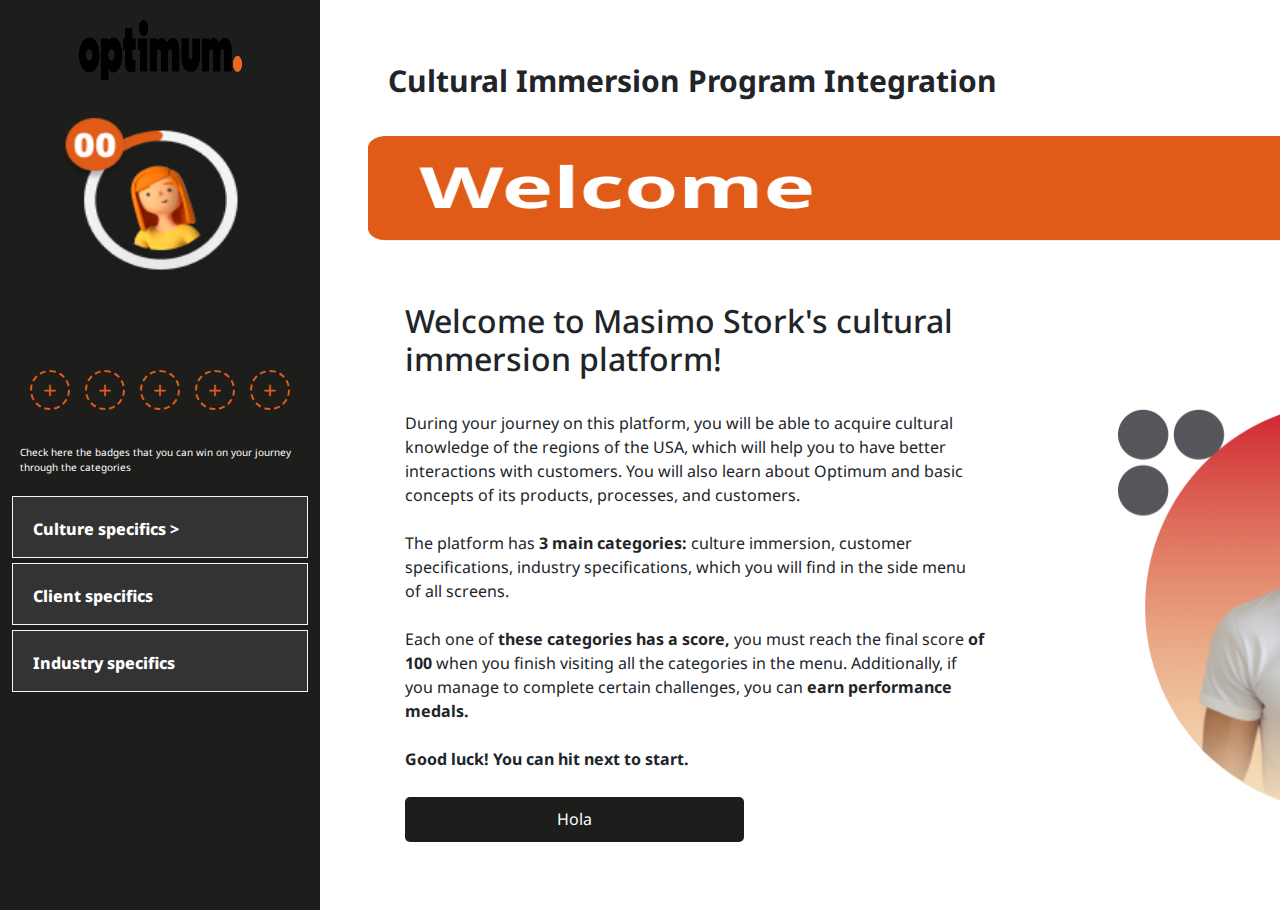
<file: index.html>
<!DOCTYPE html>
<html lang="en">
<head>
    <meta charset="UTF-8">
    <meta name="viewport" content="width=device-width, initial-scale=1.0">
    <title>Home</title>
    <link href="https://cdn.jsdelivr.net/npm/bootstrap@5.3.0-alpha3/dist/css/bootstrap.min.css" rel="stylesheet">
    <link rel="preconnect" href="https://fonts.googleapis.com">
    <link rel="preconnect" href="https://fonts.gstatic.com" crossorigin>
    <link href="https://fonts.googleapis.com/css2?family=Noto+Sans:ital,wght@0,100..900;1,100..900&display=swap" rel="stylesheet">
    <link rel="stylesheet" href="assets/css/main.css">
    
</head>
<body>
    <div class="sidebar">
        <a href="index.html"><img class="logo" src="assets/img/logo.png" alt="Logo"></a>
        <img class="avatar" src="assets/img/Avatar.png" alt="avatar">
        <div class="circle-container">
            <div class="circle" data-image="assets/img/Group17520.png" data-text="Finish 5 activities without any error to earn this award."></div>
            <div class="circle" data-image="assets/img/Group17528.png" data-text="Finish 10 activities without any error to earn this award."></div>
            <div class="circle" data-image="assets/img/Group17529.png" data-text="Complete all 3 categories and win this award."></div>
            <div class="circle" data-image="assets/img/Group17530.png" data-text="Complete all 3 caregories in less than 80 minutes."></div>
            <div class="circle" data-image="assets/img/Group17531.png" data-text="Find the secret cup by finishing the activities without any mistake."></div>
        </div>
        <div class="hover-content" id="hoverContent">
         <p id="hoverText">Check here the badges that you can win on your journey through the categories</p>
        </div>
        <div class="menu">
          <div class="menu-item" data-target="culture">Culture specifics <span class="icon-toggle">></span></div>
          <div class="submenu" id="culture">
            <div class="submenu-item" data-url="geografhy.html">Geography</div>
            <div class="submenu-item" data-url="holidays.html">Holidays</div>
            <div class="submenu-item" data-url="sports.html">Sports</div>
            <div class="submenu-item" data-url="cuisine.html">Cuisine</div>
            <div class="submenu-item" data-url="language.html">Language</div>
            <div class="submenu-item" data-url="currency.html">Currency</div>
          </div>
          <div class="menu-item" data-target="client">Client specifics</div>
          <div class="submenu" id="client">
            <div class="submenu-item" data-url="kpi.html">KPI</div>
            <div class="submenu-item" data-url="glossary.html">Glossary</div>
            <div class="submenu-item" data-url="thecnicalKnowledge.html">Thecnical Knowledge</div>
            <div class="submenu-item" data-url="masimoCustomers.html">Masimo Customers</div>
            <div class="submenu-item" data-url="knowledgeChech.html">Knowledge Chech</div>
            <div class="submenu-item" data-url="fasterProgram">Faster Program...</div>
            <div class="submenu-item" data-url="anticipedTopics.html">Anticipated Topics</div>
          </div>
          <div class="menu-item" data-target="industry">Industry specifics</div>
          <div class="submenu" id="industry">
            <div class="submenu-item" data-url="systems.html">Systems</div>
            <div class="submenu-item" data-url="retentionGlossary.html">Retention Glossary</div>
            <div class="submenu-item" data-url="stepsRetention.html">Steps Of Retention</div>
          </div>
        </div>
      </div>
          <!-- Main content -->
          <div class="content" id="content">
          <main class="col-md-10 p-5">
            <section class="section">
            <h1>Cultural Immersion Program Integration</h1>
            <div class="welcome-card">
              <img class="logo2" src="assets/img/Group17697.png" alt="masimoLogo">
              <img class="logo3" src="assets/img/Vector.png" alt="vector">
            </div>
          </section>

            <div class="banner">
              <img src="./assets/img/Banner welcome.png" >
            </div>
             

            
            <div class="contenido">          
              <div class="contenido-welcome">
                <h2>
                  Welcome to Masimo Stork's cultural immersion platform! 
                </h2><br>  
              <p>
                During your journey on this platform, you will be able to acquire cultural knowledge of the regions of the USA, 
                which will help you to have better interactions with customers. You will also learn about Optimum and basic concepts of its products, processes, and customers.<br><br>
                The platform has <b>3 main categories:</b> culture immersion, customer specifications, industry specifications, which you will find in the side menu of all screens. <br><br>
                Each one of <b>these categories has a score,</b> you must reach the final score <b>of 100</b> when you finish visiting all the categories in the menu. 
                Additionally, if you manage to complete certain challenges, you can <b>earn performance medals.<br><br>
                Good luck! You can hit next to start.
                </b></p> 

               <a href="geografhy.html"><button class="btn-hola mt-3">Hola</button></a> 
            </div>
            
            <div class="contenido-imagen">
              <img src="assets/img/Group17694.png" alt="">
            </div>
            </div>

          </main>
      <script src="https://cdn.jsdelivr.net/npm/bootstrap@5.3.0-alpha3/dist/js/bootstrap.bundle.min.js"></script>
      <script src="assets/js/script.js"></script>
</body>
</html>
</file>
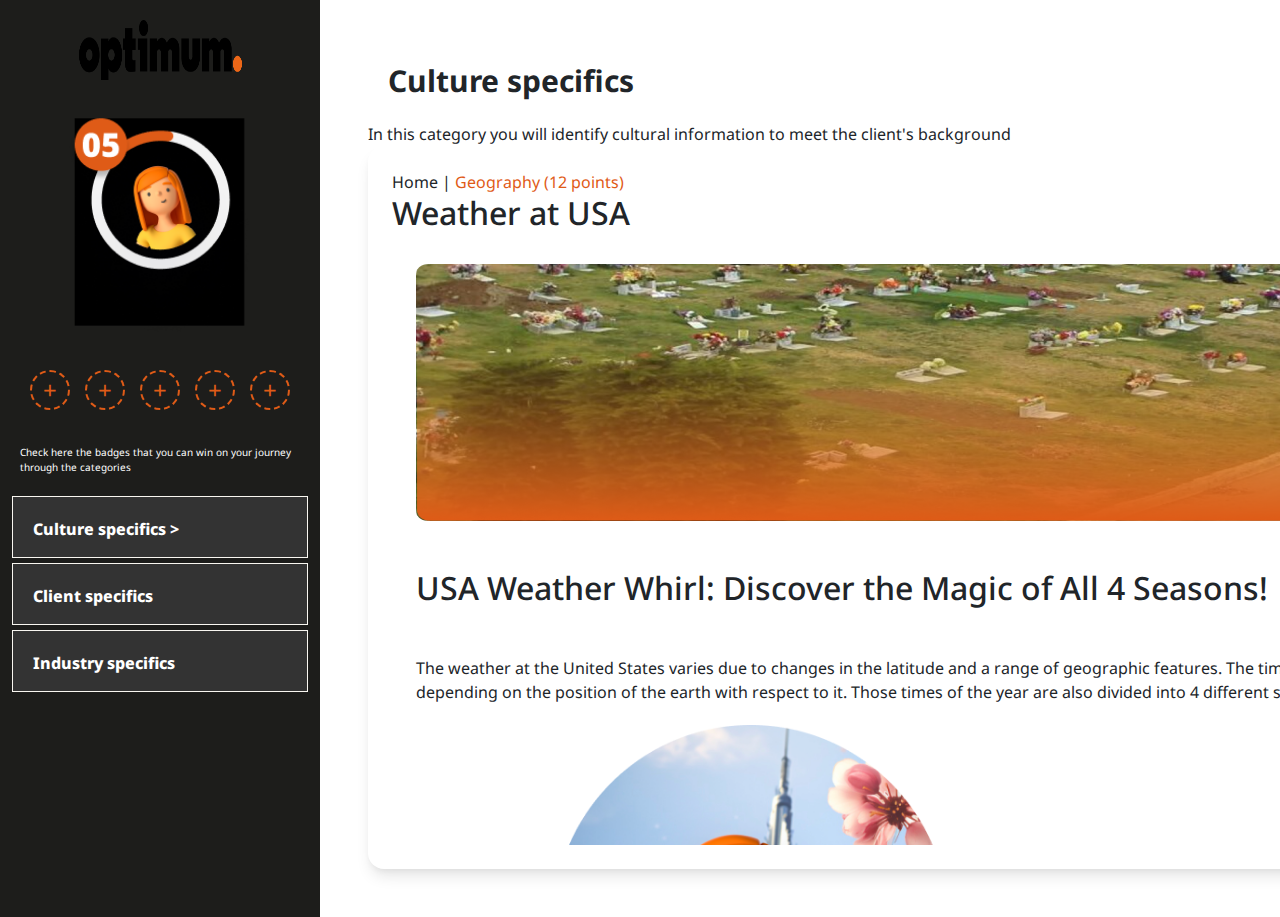
<file: geografhy.html>
<!DOCTYPE html>
<html lang="en">
<head>
    <meta charset="UTF-8">
    <meta name="viewport" content="width=device-width, initial-scale=1.0">
    <title>Geography</title>
    <link href="https://cdn.jsdelivr.net/npm/bootstrap@5.3.0-alpha3/dist/css/bootstrap.min.css" rel="stylesheet">
    <link rel="preconnect" href="https://fonts.googleapis.com">
    <link rel="preconnect" href="https://fonts.gstatic.com" crossorigin>
    <link href="https://fonts.googleapis.com/css2?family=Noto+Sans:ital,wght@0,100..900;1,100..900&display=swap" rel="stylesheet">
    <link rel="stylesheet" href="assets/css/main.css">
    <link rel="stylesheet" href="assets/css/geografhy.css">

    
</head>
<body>
    <div class="sidebar">
        <a href="index.html"><img class="logo" src="assets/img/logo.png" alt="Logo"></a>
        <img class="avatar" src="assets/img/Avatar2.png" alt="avatar">
        <div class="circle-container">
            <div class="circle" data-image="assets/img/Group17520.png" data-text="Finish 5 activities without any error to earn this award."></div>
            <div class="circle" data-image="assets/img/Group17528.png" data-text="Finish 10 activities without any error to earn this award."></div>
            <div class="circle" data-image="assets/img/Group17529.png" data-text="Complete all 3 categories and win this award."></div>
            <div class="circle" data-image="assets/img/Group17530.png" data-text="Complete all 3 caregories in less than 80 minutes."></div>
            <div class="circle" data-image="assets/img/Group17531.png" data-text="Find the secret cup by finishing the activities without any mistake."></div>
        </div>
        <div class="hover-content" id="hoverContent">
         <p id="hoverText">Check here the badges that you can win on your journey through the categories</p>
        </div>
        <div class="menu">
          <div class="menu-item" data-target="culture">Culture specifics <span class="icon-toggle">></span></div>
          <div class="submenu" id="culture">
            <div class="submenu-item" data-url="geografhy.html">Geography</div>
            <div class="submenu-item" data-url="holidays.html">Holidays</div>
            <div class="submenu-item" data-url="sports.html">Sports</div>
            <div class="submenu-item" data-url="cuisine.html">Cuisine</div>
            <div class="submenu-item" data-url="language.html">Language</div>
            <div class="submenu-item" data-url="currency.html">Currency</div>
          </div>
          <div class="menu-item" data-target="client">Client specifics</div>
          <div class="submenu" id="client">
            <div class="submenu-item" data-url="kpi.html">KPI</div>
            <div class="submenu-item" data-url="glossary.html">Glossary</div>
            <div class="submenu-item" data-url="thecnicalKnowledge.html">Thecnical Knowledge</div>
            <div class="submenu-item" data-url="masimoCustomers.html">Masimo Customers</div>
            <div class="submenu-item" data-url="knowledgeChech.html">Knowledge Chech</div>
            <div class="submenu-item" data-url="fasterProgram">Faster Program...</div>
            <div class="submenu-item" data-url="anticipedTopics.html">Anticipated Topics</div>
          </div>
          <div class="menu-item" data-target="industry">Industry specifics</div>
          <div class="submenu" id="industry">
            <div class="submenu-item" data-url="systems.html">Systems</div>
            <div class="submenu-item" data-url="retentionGlossary.html">Retention Glossary</div>
            <div class="submenu-item" data-url="stepsRetention.html">Steps Of Retention</div>
          </div>
        </div>
      </div>
          <!-- Main content -->
          <div class="content" id="content">
          <main class="col-md-15 p-5">
            <section class="section">
            <h1>Culture specifics</h1>
                 
            <div class="welcome-card">
              <img class="logo2" src="assets/img/Group17697.png" alt="masimoLogo">
              <img class="logo3" src="assets/img/Vector.png" alt="vector">
            </div>
          </section>
          <span>In this category you will identify cultural information to meet the client's background</span>
          <div class="main-container">
            <!-- Main Content -->
            <div class="content scrollbar scrollable">
              <span>
                <a href="index.html" style="text-decoration: none; color: inherit;">Home</a> | 
                <span style="color: #DF5B17;">Geography (12 points)</span>
            </span>
                <h2>Weather at USA</h2>
                <div class="bg-orange-100 p-4 rounded-lg mb-4">
                    <img src="./assets/img/bannerGeografhy.png" alt="Weather Overview" class="banner2">
                    <h2 class="mt-5">USA Weather Whirl: Discover the Magic of All 4 Seasons!</h2>
                    <p class="text-gray-700 mt-5">The weather at the United States varies due to changes in the latitude and a range of geographic features. 
                      The time when the sun is most present varies depending on the position of the earth with respect to it. 
                      Those times of the year are also divided into 4 different seasons:</p>
                    

                      <div class="container  " id="seasonsContainer">
                        <div 
                            class=" season active " id="spring" style="background: url('./assets/img/clichere.png') center/cover no-repeat;">
                        </div>
                        <div 
                            class="season" id="spring" style="background: url('./assets/img/spring.png') center/cover no-repeat;">
                        </div>
                        <div 
                            class="season" id="summer" style="background: url('./assets/img/summer.png') center/cover no-repeat;">
                        </div>
                        <div 
                            class="season" id="fall" style="background: url('./assets/img/fall.png') center/cover no-repeat;">
                        </div>
                        <div 
                            class="season" id="winter" style="background: url('./assets/img/winter.png') center/cover no-repeat;">
                        </div>
                      </div>

                      <img src="./assets/img/banner3.png" alt="Weather Overview" class="banner2">
                    <h2 class="mt-5">Time zones</h2>
                    <p class="text-gray-700 mt-5">The weather at the United States varies due to changes in the latitude and a range of geographic features. 
                      The time when the sun is most present varies depending on the position of the earth with respect to it. 
                      Those times of the year are also divided into 4 different seasons:</p>

                      <div class="map-container">
                        <img id="map" class="map" src="assets/img/Pacif.png" alt="Map">
                      </div>
                      <div class="buttons">
                        <button data-zone="pacific" class="active">Pacific</button>
                        <button data-zone="mountain">Mountain</button>
                        <button data-zone="central">Central</button>
                        <button data-zone="eastern">Eastern</button>
                        <button data-zone="alaska">Alaska</button>
                        <button data-zone="hawai">Hawai</button>
                      </div>
                      <div class="info-container">
                        
                        <div class="info-text">
                          <div id="info-title" class="info-title">Pacific Time</div>
                          <div id="info-description" class="info-description">
                            The Pacific Time Zone includes states on the west coast, such as California and Washington.
                          </div>
                        </div>
                        <img id="info-image" class="info-image" src="assets/img/Pacif1.png" alt="Pacific Information">
                      </div>

                      <img src="./assets/img/banner4.png" alt="Weather Overview" class="banner2">
                      <h2 class="mt-5">Daylight Saving</h2>
                      <p class="text-gray-700 mt-5">Daylight Saving time is the period during which the time is adjusted to 
                        gain an extra hour of sunlight (the daylight) in the afternoon for part of the year</p>
                      

                        <a href="holidays.html"><button class="btn-hola mt-3">Next</button></a> 

                </div>
            </div>

            
    
            <!-- Sidebar -->
            <div class="scrollbar scrollable">
                <h2 class="">Overview</h2>
                <ul>
                    <li class="">
                        <span>Weather</span>
                        <span class="">4 points</span>
                    </li>
                    <li class="">
                        <span>Time Zone</span>
                        <span class="">4 points</span>
                    </li>
                    <li class="">
                        <span>Address</span>
                        <span class="">4 points</span>
                    </li>
                </ul>
            </div>
        </div>


             
            
          </main>
      <script src="https://cdn.jsdelivr.net/npm/bootstrap@5.3.0-alpha3/dist/js/bootstrap.bundle.min.js"></script>
      <script src="assets/js/script.js"></script>
      <script src="assets/js/geografhy.js"></script>
</body>
</html>
</file>
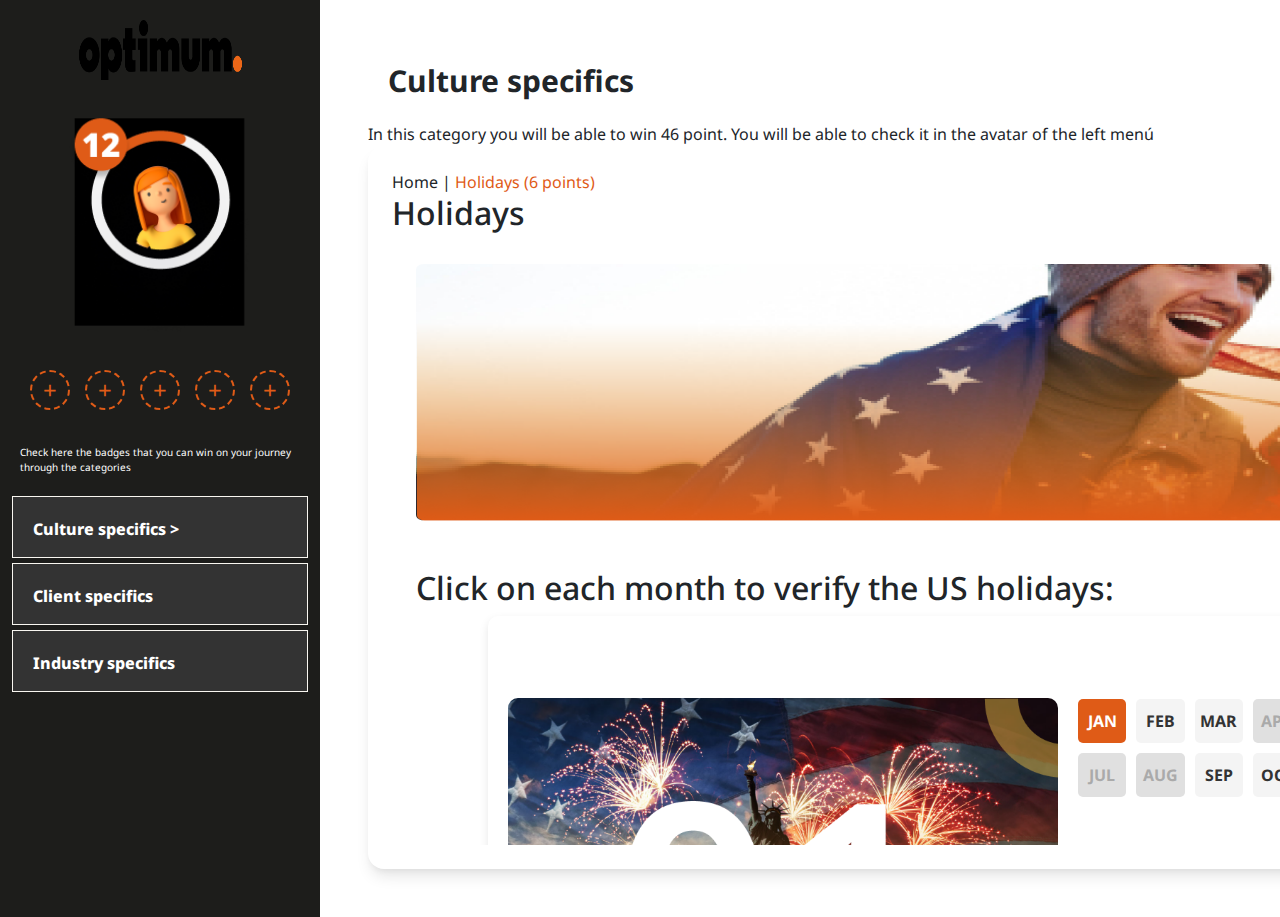
<file: holidays.html>
<!DOCTYPE html>
<html lang="en">
<head>
    <meta charset="UTF-8">
    <meta name="viewport" content="width=device-width, initial-scale=1.0">
    <title>Holidays</title>
    <link href="https://cdn.jsdelivr.net/npm/bootstrap@5.3.0-alpha3/dist/css/bootstrap.min.css" rel="stylesheet">
    <link rel="preconnect" href="https://fonts.googleapis.com">
    <link rel="preconnect" href="https://fonts.gstatic.com" crossorigin>
    <link href="https://fonts.googleapis.com/css2?family=Noto+Sans:ital,wght@0,100..900;1,100..900&display=swap" rel="stylesheet">
    <link rel="stylesheet" href="assets/css/main.css">
    <link rel="stylesheet" href="assets/css/geografhy.css">
    <link rel="stylesheet" href="assets/css/holidays.css">


    
</head>
<body>
    <div class="sidebar">
        <a href="index.html"><img class="logo" src="assets/img/logo.png" alt="Logo"></a>
        <img class="avatar" src="assets/img/Avatar3.png" alt="avatar">
        <div class="circle-container">
            <div class="circle" data-image="assets/img/Group17520.png" data-text="Finish 5 activities without any error to earn this award."></div>
            <div class="circle" data-image="assets/img/Group17528.png" data-text="Finish 10 activities without any error to earn this award."></div>
            <div class="circle" data-image="assets/img/Group17529.png" data-text="Complete all 3 categories and win this award."></div>
            <div class="circle" data-image="assets/img/Group17530.png" data-text="Complete all 3 caregories in less than 80 minutes."></div>
            <div class="circle" data-image="assets/img/Group17531.png" data-text="Find the secret cup by finishing the activities without any mistake."></div>
        </div>
        <div class="hover-content" id="hoverContent">
         <p id="hoverText">Check here the badges that you can win on your journey through the categories</p>
        </div>
        <div class="menu">
          <div class="menu-item" data-target="culture">Culture specifics <span class="icon-toggle">></span></div>
          <div class="submenu" id="culture">
            <div class="submenu-item" data-url="geografhy.html">Geography</div>
            <div class="submenu-item" data-url="holidays.html">Holidays</div>
            <div class="submenu-item" data-url="sports.html">Sports</div>
            <div class="submenu-item" data-url="cuisine.html">Cuisine</div>
            <div class="submenu-item" data-url="language.html">Language</div>
            <div class="submenu-item" data-url="currency.html">Currency</div>
          </div>
          <div class="menu-item" data-target="client">Client specifics</div>
          <div class="submenu" id="client">
            <div class="submenu-item" data-url="kpi.html">KPI</div>
            <div class="submenu-item" data-url="glossary.html">Glossary</div>
            <div class="submenu-item" data-url="thecnicalKnowledge.html">Thecnical Knowledge</div>
            <div class="submenu-item" data-url="masimoCustomers.html">Masimo Customers</div>
            <div class="submenu-item" data-url="knowledgeChech.html">Knowledge Chech</div>
            <div class="submenu-item" data-url="fasterProgram">Faster Program...</div>
            <div class="submenu-item" data-url="anticipedTopics.html">Anticipated Topics</div>
          </div>
          <div class="menu-item" data-target="industry">Industry specifics</div>
          <div class="submenu" id="industry">
            <div class="submenu-item" data-url="systems.html">Systems</div>
            <div class="submenu-item" data-url="retentionGlossary.html">Retention Glossary</div>
            <div class="submenu-item" data-url="stepsRetention.html">Steps Of Retention</div>
          </div>
        </div>
      </div>
          <!-- Main content -->
          <div class="content" id="content">
          <main class="col-md-11 p-5">
            <section class="section">
            <h1>Culture specifics</h1>
                 
            <div class="welcome-card">
              <img class="logo2" src="assets/img/Group17697.png" alt="masimoLogo">
              <img class="logo3" src="assets/img/Vector.png" alt="vector">
            </div>
          </section>
          <span>In this category you will be able to win 46 point. You will be able to check it in the avatar of the left menú</span>
          <div class="main-container">
            <!-- Main Content -->
            <div class="content scrollbar scrollable">
              <span>
                <a href="./index.html" style="text-decoration: none; color: inherit;">Home</a> | 
                <span style="color: #DF5B17;">Holidays (6 points)</span>
            </span>
                <h2>Holidays</h2>
                <div class="bg-orange-100 p-4 rounded-lg mb-4">
                    <img src="./assets/img/bannerHoliday.png" alt="Weather Overview" class="banner2">
                    <h2 class="mt-5">Click on each month to verify the US holidays:</h2>
                    
                    <div class="container">
                        <!-- Imagen -->
                        <div class="image-container">
                          <img id="highlighted-image" src="./assets/img/Ene1.png" alt="Highlighted Event">
                          <img id="tooltip-image" class="tooltip-image" src="./assets/img/NewYear.png" alt="Tooltip Information">
                        </div>
                    
                        <!-- Calendario -->
                        <div class="calendar-container">
                          <!-- Meses -->
                          <div class="months">
                            <div class="active" data-month="January">JAN</div>
                            <div data-month="February">FEB</div>
                            <div data-month="March">MAR</div>
                            <div class="disabled" data-month="April">APR</div>
                            <div class="disabled" data-month="May">MAY</div>
                            <div data-month="June">JUN</div>
                            <div class="disabled" data-month="July">JUL</div>
                            <div class="disabled" data-month="August">AUG</div>
                            <div data-month="September">SEP</div>
                            <div data-month="October">OCT</div>
                            <div data-month="November">NOV</div>
                            <div data-month="December">DEC</div>
                          </div>
                    
                          <!-- Días -->
                          <div class="days" id="days-container">
                            <!-- Los días destacados para enero se mostrarán aquí -->
                          </div>
                        </div>
                      </div>

                        <a href="sports.html"><button class="btn-hola mt-3">Next</button></a> 

                </div>
            </div>

          </main>
      <script src="https://cdn.jsdelivr.net/npm/bootstrap@5.3.0-alpha3/dist/js/bootstrap.bundle.min.js"></script>
      <script src="assets/js/script.js"></script>
      <script src="assets/js/holidays.js"></script>

</body>
</html>
</file>
<file: assets/css/main.css>
*{
    margin: 0;
    padding: 0;
    box-sizing: border-box;
    font-family: "Noto Sans", sans-serif;
}



body {
    display: flex;
    margin: 0;
  }

  .sidebar {
    width: 320px;
    background-color: #1D1D1B;
    color: #ffffff;
    padding: 20px;
    display: flex;
    flex-direction: column;
    align-items: center;
    
   
  }
  .logo {
    width: 163px;
    height: 60px;
    margin-bottom: 20px;
  }

  .avatar {
    width: 250px;
    height: 250px;
    background-color: #1D1D1B;
    margin-bottom: 20px;
    background-position: center;
    
  }

  

  .circle-container {
    display: flex;
    justify-content: center;
    gap: 15px;
    margin-bottom: 20px;
  }

  .circle {
    width: 40px;
    height: 40px;
    border-radius: 50%;
    background-color: #1D1D1B;
    display: flex;
    align-items: center;
    justify-content: center;
    cursor: pointer;
    position: relative;
    overflow: hidden; /* Esto asegura que la imagen no se desborde */
    background-size: 50px;
    background-position: center;/* Centra la imagen en el círculo */
    border: 2px dashed #DF5B17
  }

  .circle::after {
    content: '+';
    position: absolute;
    z-index: 1;
    font-size: 1.5em;
    color: #DF5B17;
    transition: opacity 0 ease; /* Suaviza la transición */
  }
  
  .circle:hover::after {
    opacity: 0; /* Oculta el "+" al pasar el cursor */
  }

  .hover-content {
    text-align:start;
    margin-top: 15px;
    font-size: 10px;
  }

  .hover-content img {
    width: 100px;
    height: 100px;
    border-radius: 50%;
    margin-bottom: 10px;
  }

 

  .menu-item {
    width: 296px;
    height: 62px;
    cursor: pointer;
    padding: 20px;
    background-color: #333333;
    border: 1px solid #F9F7f1;
    margin: 5px 0;
    text-align:left;
    font-weight:800;
  }

  .menu-item:hover {
    background-color:#1D1D1B;
    border: 1px solid #DF5B17;
    color: #DF5B17;
    
  }

  .submenu {
    margin-top: 5px;
    display: none;
    background-color: #222;
    padding: 10px;
  }
  

  .submenu .submenu-item {
    padding: 8px;
    cursor: pointer;
    color: #F9F7f1;
    border-bottom: 1px solid #444;
  }

  .submenu .submenu-item:last-child {
    border-bottom: none;
  }

  .submenu .submenu-item:hover {
    background-color: #DF5B17;
    color: #F9F7f1;
  }

  .section {
    display: flex;
    justify-content: space-between;
    align-items: center;
    padding: 10px 20px;
    top: 0;
    
    
  }

  .section h1 {
     padding: 5px 0;
      font-size: 30px;
      font-weight: bold;
  }

  .welcome-card {
    display: flex;
    gap: 20px;
    align-items: center ; 
    
  }

  .logo2 {
    width: 88px;
    height: 35px;
    
  }

  .logo3 {
    width: 33px;
    height: 35px;
  }

 .banner img {
    width: 1500px;
    height: 160px;
 }
  
  .contenido {
    display: flex;
    align-items: center;
    justify-content: space-between;
    padding: 20px;
    max-width: 1200px;
    margin: 0 auto;
  }

  .contenido-welcome  {
    flex: 1;
    max-width: 50%;
  }

  .contenido-welcome h1 {
    font-size: 2rem;
    margin-bottom: 20px;
  }

  .contenido-welcome p {
    font-size: 1rem;
    line-height: 1.5;
    margin-bottom: 10px;
  }

  .contenido-imagen{
    display: flex;
    width: 447px;
    height: 482px;
   

  }

  


  .btn-hola {
    width: 339px;
    height: 45px;
    background-color: #1D1D1B;
    color: white;
    font-size: 1rem;
    border: none;
    border-radius: 5px;
  }

  .btn-hola:hover {
    background-color: #DF5B17;
    color: #1D1D1B;
  }

  /* Media Queries para dispositivos más pequeños */

/* Pantallas menores a 1200px (tablets grandes y laptops pequeñas) */
@media (max-width: 1200px) {
  .contenido {
    flex-direction: column;
    align-items: center;
    justify-content: center;
    padding: 20px;
  }

  .contenido-welcome {
    max-width: 100%;
    text-align: center;
  }

  .contenido-imagen {
    width: 300px;
    height: auto;
  }

  .btn-hola {
    width: 100%;
  }

  .banner img {
    width: 100%;
    height: auto;
  }
}

/* Pantallas menores a 768px (tablets y teléfonos grandes) */
@media (max-width: 768px) {
  .sidebar {
    width: 250px;
    padding: 10px;
  }

  .logo {
    width: 120px;
    height: auto;
  }

  .avatar {
    width: 150px;
    height: 150px;
  }

  .menu-item {
    width: 100%;
    padding: 15px;
  }

  .contenido {
    padding: 10px;
    max-width: 100%;
  }

  .contenido-welcome {
    padding: 10px;
  }

  .contenido-imagen img {
    width: 100%;
    height: auto;
  }

  .btn-hola {
    width: 90%;
  }
}

/* Pantallas menores a 480px (teléfonos móviles pequeños) */
@media (max-width: 480px) {
  body {
    flex-direction: column;
  }

  .sidebar {
    width: 100%;
    padding: 10px;
    text-align: center;
  }

  .circle-container {
    flex-wrap: wrap;
    gap: 10px;
  }

  .menu-item {
    font-size: 0.8rem;
  }

  .contenido {
    flex-direction: column;
    text-align: center;
  }

  .contenido-welcome {
    max-width: 100%;
  }

  .contenido-imagen img{
    width: 100%;;
    height: auto;
  }

  .btn-hola {
    width: 100%;
  }

  .banner img {
    width: 100%;
    height: auto;
  }
}
</file>
<file: assets/css/geografhy.css>
.scrollbar {
    scrollbar-width: thin;
    scrollbar-color: #888 #f0f0f0;
}

.scrollbar::-webkit-scrollbar {
    width: 8px;
}

.scrollbar::-webkit-scrollbar-track {
    background: #f0f0f0;
}

.scrollbar::-webkit-scrollbar-thumb {
    background-color: #888;
    border-radius: 4px;
}

/* Ensure vertical scrollability */
.scrollable {
    max-height: 675px;
    overflow-y: auto;
}

/* Adjust layout for better separation */
.main-container {
    display: flex;
    gap: 20px;
    background-color: white; /* Fondo blanco */
    box-shadow: 0 10px 15px -3px rgba(0, 0, 0, 0.1), 0 4px 6px -2px rgba(0, 0, 0, 0.05); /* Sombra */
    border-radius: 1rem; /* Bordes redondeados (equivalente a rounded-2xl) */
    padding: 1.5rem; /* Espaciado interno (equivalente a p-6) */
    width: 1280px; /* Ancho máximo (equivalente a max-w-7xl) */
    width: 100%; /* Ocupa todo el ancho disponible */
    margin: 0 auto;
}

.content {
    flex: 1;
    display: flex;
    flex-direction: column;
    
    
}



.banner2 {
    height: 257px;
    width: 1200px;
}

.container {
    position: relative;
    width: 940px;
    height: 565px;
    margin: 0 auto;
    overflow: hidden;
    cursor: pointer;
  }
  .season {
    display: none;
    position: absolute;
    top: 0;
    left: 0;
    width: 100%;
    height: 100%;
    background-size: cover;
    background-position: center;
    background-repeat: no-repeat;
  }
  .season.active {
    display: block;
  }

  .map-container {
    position: relative;
    width: 80%;
    max-width: 600px;
    margin: 0 auto;
  }

  .map {
    width: 100%;
    border-radius: 10px;
  }

  .buttons {
    display: flex;
    justify-content: center;
    margin-top: 20px;
    gap: 10px;
  }

  .buttons button {
    padding: 10px 15px;
    font-size: 16px;
    border: none;
    background-color: #e0e0e0;
    color: #1D1D1B;
    border-radius: 20px;
    cursor: pointer;
  }

  .buttons button.active {
    background-color: #333;
    color: #fff;
  }

  .info-container {
    margin-top: 20px;
    max-width: 800px;
    margin: 20px auto;
    padding: 20px;
    background-color: #fff;
    border-radius: 10px;
    box-shadow: 0 2px 5px rgba(0, 0, 0, 0.1);
    display: flex; /* Usar flexbox para alinear el contenido */
    gap: 20px; /* Espacio entre texto e imagen */
    align-items: center; /* Centrar verticalmente */
  }

  .info-text {
    flex: 1; /* Hacer que el texto ocupe más espacio */
    text-align: left;
  }

  .info-title {
    font-size: 20px;
    font-weight: bold;
    color: #333;
  }

  .info-description {
    margin-top: 10px;
    font-size: 16px;
    color: #555;
  }

  .info-image {
    flex-shrink: 0; /* Evitar que la imagen se redimensione */
    width: 200px; /* Ajustar tamaño de la imagen */
    border-radius: 10px;
  }

  /* Media queries para ajustes responsivos */

/* Pantallas menores a 768px (tablets y teléfonos grandes) */
@media (max-width: 768px) {
  .main-container {
    flex-direction: column; /* Cambiar a diseño de columna */
    padding: 1rem; /* Reducir el padding */
    gap: 10px; /* Reducir espacio entre elementos */
  }

  .content {
    padding: 1rem; /* Reducir padding interno */
  }

  .banner2 {
    width: 100%; /* Ocupa todo el ancho disponible */
    height: auto; /* Mantiene las proporciones */
  }

  .container {
    width: 100%; /* Ajustar el ancho del contenedor */
    height: auto; /* Permitir que el alto se ajuste dinámicamente */
  }

  .map-container {
    width: 100%; /* Ajustar el contenedor del mapa al ancho completo */
  }

  .info-container {
    flex-direction: column; /* Cambiar a diseño vertical */
    text-align: center; /* Centrar contenido */
    padding: 1rem; /* Reducir padding interno */
  }

  .info-image {
    width: 100%; /* Ajustar la imagen al ancho completo */
    height: auto; /* Mantener proporciones */
  }

  .buttons {
    flex-wrap: wrap; /* Permitir que los botones se ajusten en varias filas */
    gap: 5px; /* Reducir espacio entre botones */
  }

  .buttons button {
    padding: 8px 10px; /* Reducir el tamaño del botón */
    font-size: 14px; /* Reducir el tamaño de la fuente */
  }
}

/* Pantallas menores a 480px (teléfonos pequeños) */
@media (max-width: 480px) {
  .main-container {
    padding: 0.5rem; /* Reducir aún más el padding */
    gap: 5px; /* Reducir espacio entre elementos */
  }

  .banner2 {
    width: 100%; /* Ocupa todo el ancho */
    height: auto; /* Mantiene proporciones */
  }

  .info-container {
    padding: 0.5rem; /* Reducir padding interno */
  }

  .info-title {
    font-size: 18px; /* Reducir el tamaño del título */
  }

  .info-description {
    font-size: 14px; /* Reducir tamaño del texto descriptivo */
  }

  .buttons button {
    font-size: 12px; /* Reducir tamaño de fuente de los botones */
    padding: 6px 8px; /* Ajustar tamaño del botón */
  }

  .map-container {
    width: 100%; /* Ancho completo */
    margin: 0; /* Eliminar márgenes */
  }

  .map {
    border-radius: 5px; /* Reducir el redondeo en móviles */
  }
}
</file>
<file: assets/css/holidays.css>
.container {
    display: flex;
    gap: 20px;
    background-color: #fff;
    padding: 20px;
    border-radius: 10px;
    box-shadow: 0 4px 10px rgba(0, 0, 0, 0.1);
  }

  .image-container {
    flex: 1;
    display: flex;
    justify-content: center;
    align-items: center;
    position: relative;
  }

  .image-container img {
    width: 550px;
    height: 400px;
    border-radius: 10px;
    object-fit: cover;
  }

  .tooltip-image {
    position: absolute;
    width: 550px;
    height: 400px;
    border-radius: 10px;
    object-fit: cover;
    opacity: 0;
    pointer-events: none;
    transition: opacity 0.3s ease-in-out;
  }

  .image-container:hover .tooltip-image {
    opacity: 1;
  }

  .calendar-container {
    justify-content: center; 
    flex: 1;
    display: flex;
    flex-direction: column;
    gap: 60px;
  }

  .months {
    display: grid;
    grid-template-columns: repeat(6, 1fr);
    gap: 10px;
  }

  .months div {
    padding: 10px 0;
    text-align: center;
    font-weight: bold;
    border-radius: 5px;
    background-color: #f4f4f4;
    color: #333;
    cursor: pointer;
    transition: background-color 0.3s, color 0.3s;
  }

  .months .disabled {
    background-color: #e0e0e0;
    color: #aaa;
    cursor: not-allowed;
  }

  .months .active {
    background-color: #DF5B17;
    color: white;
  }

  .months div:hover:not(.disabled):not(.active) {
    background-color: #ddd;
  }

  .days {
    display: grid;
    grid-template-columns: repeat(7, 1fr);
    gap: 10px;
    justify-items: center;
    text-align: center;
  }

  .days div {
    width: 40px;
    height: 40px;
    display: flex;
    justify-content: center;
    align-items: center;
    font-weight: bold;
    border-radius: 50%;
    background-color: #f4f4f4;
    color: #333;
    cursor: pointer;
    transition: background-color 0.3s, color 0.3s;
  }

  .days .highlight {
    background-color: orange;
    color: white;
  }

  .days .highlight:hover {
    background-color: darkorange;
  }
</file>
